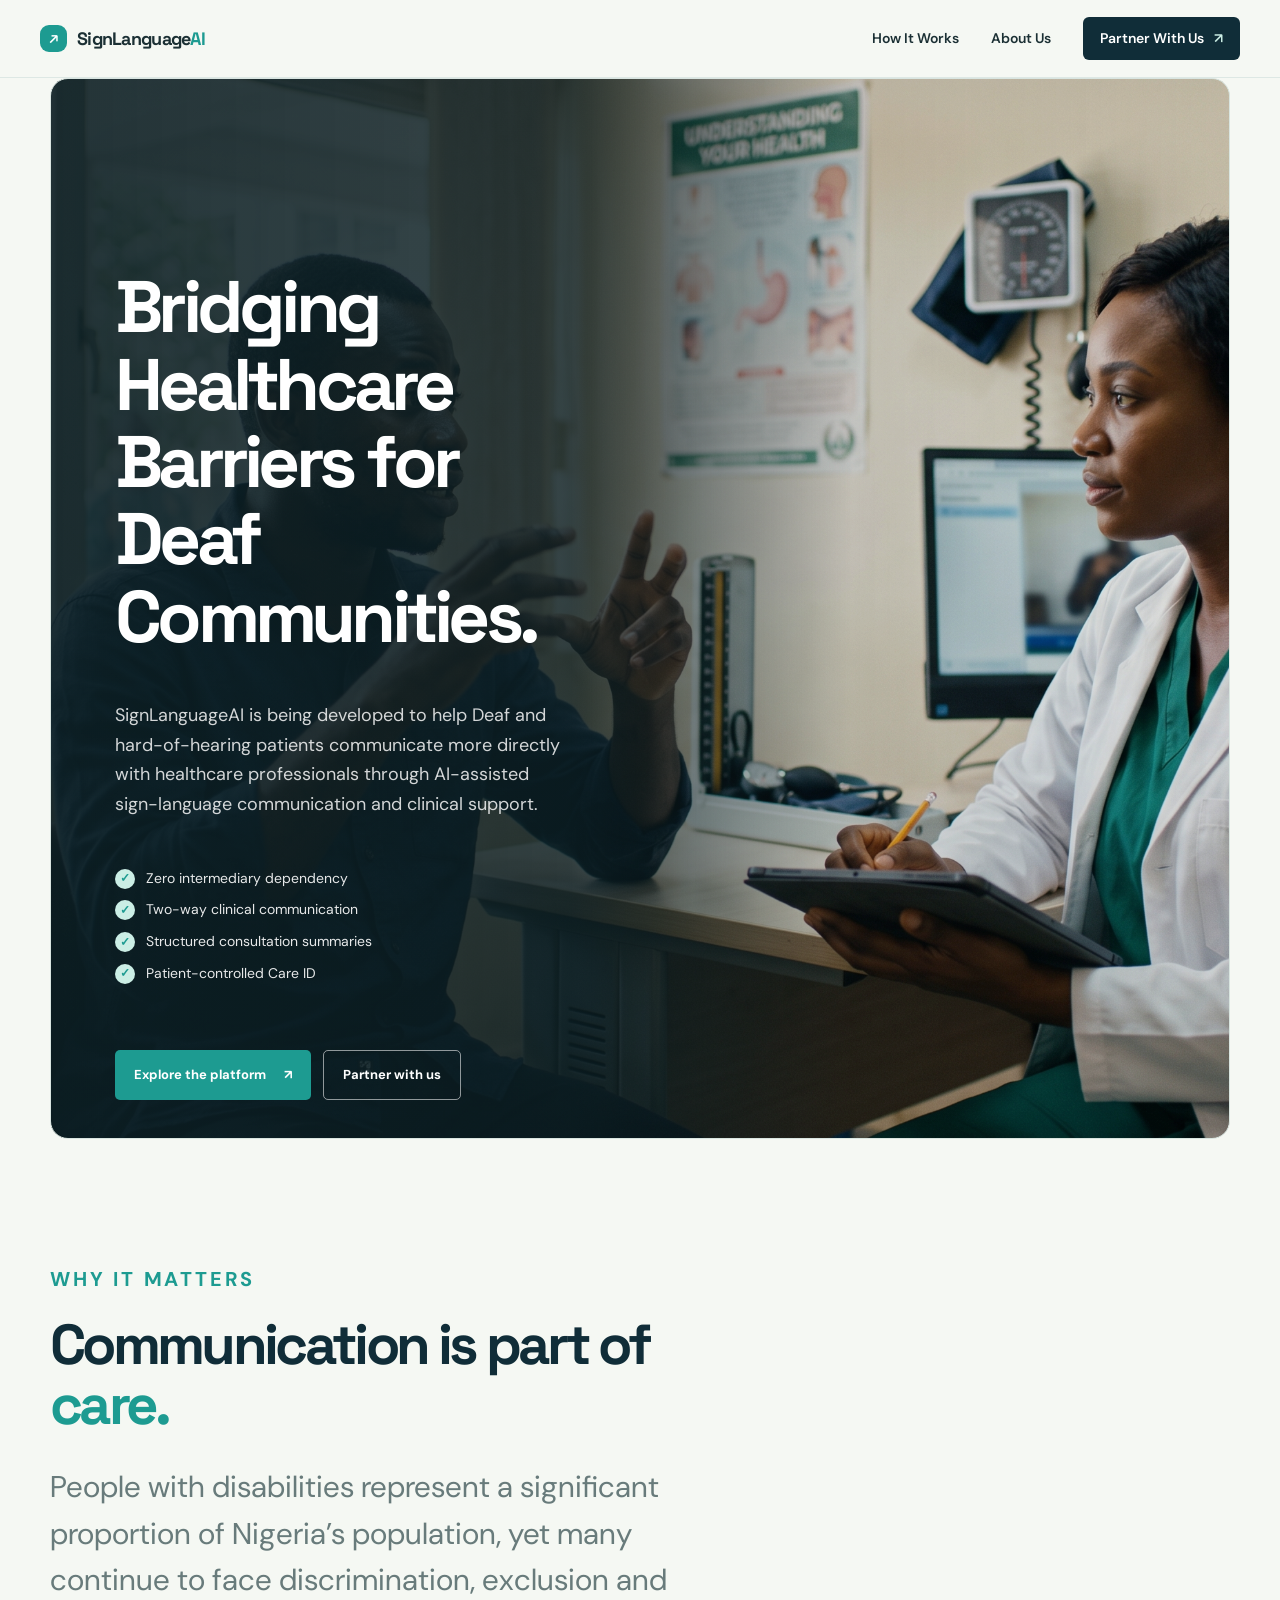
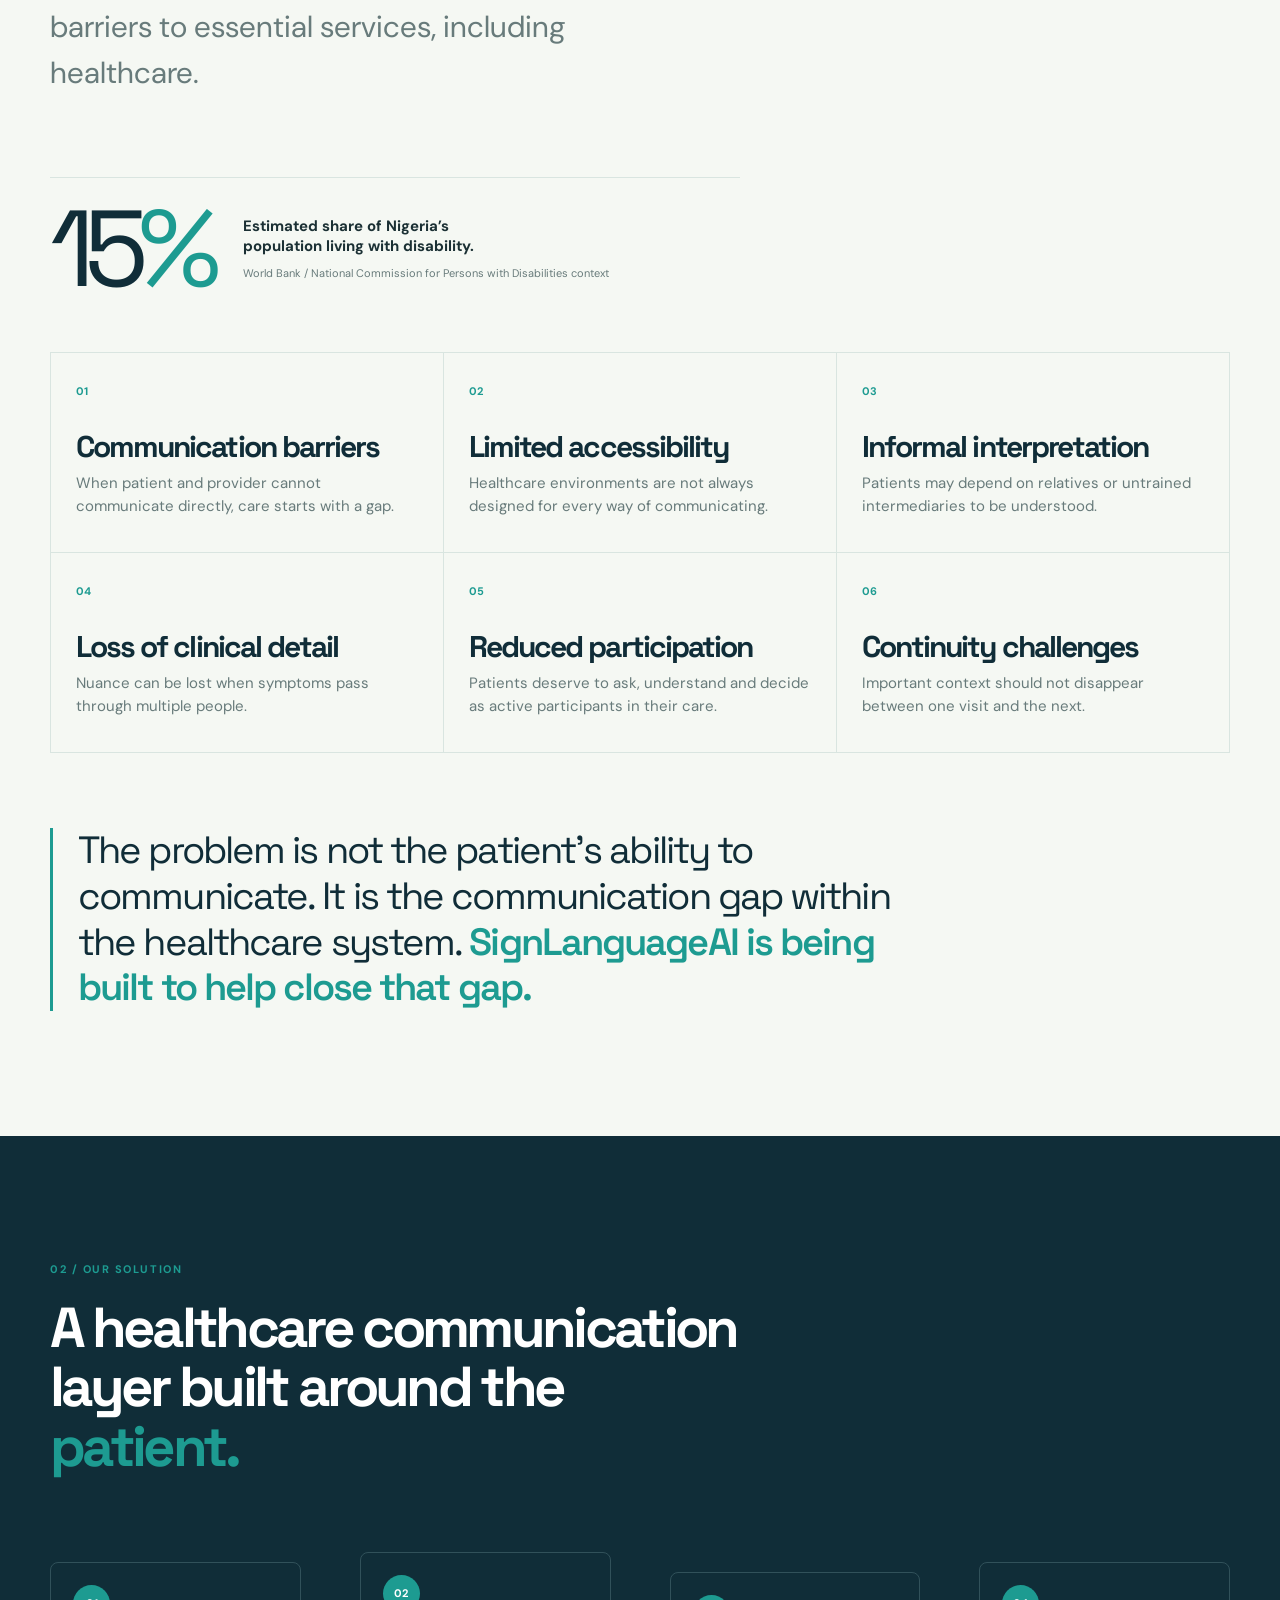
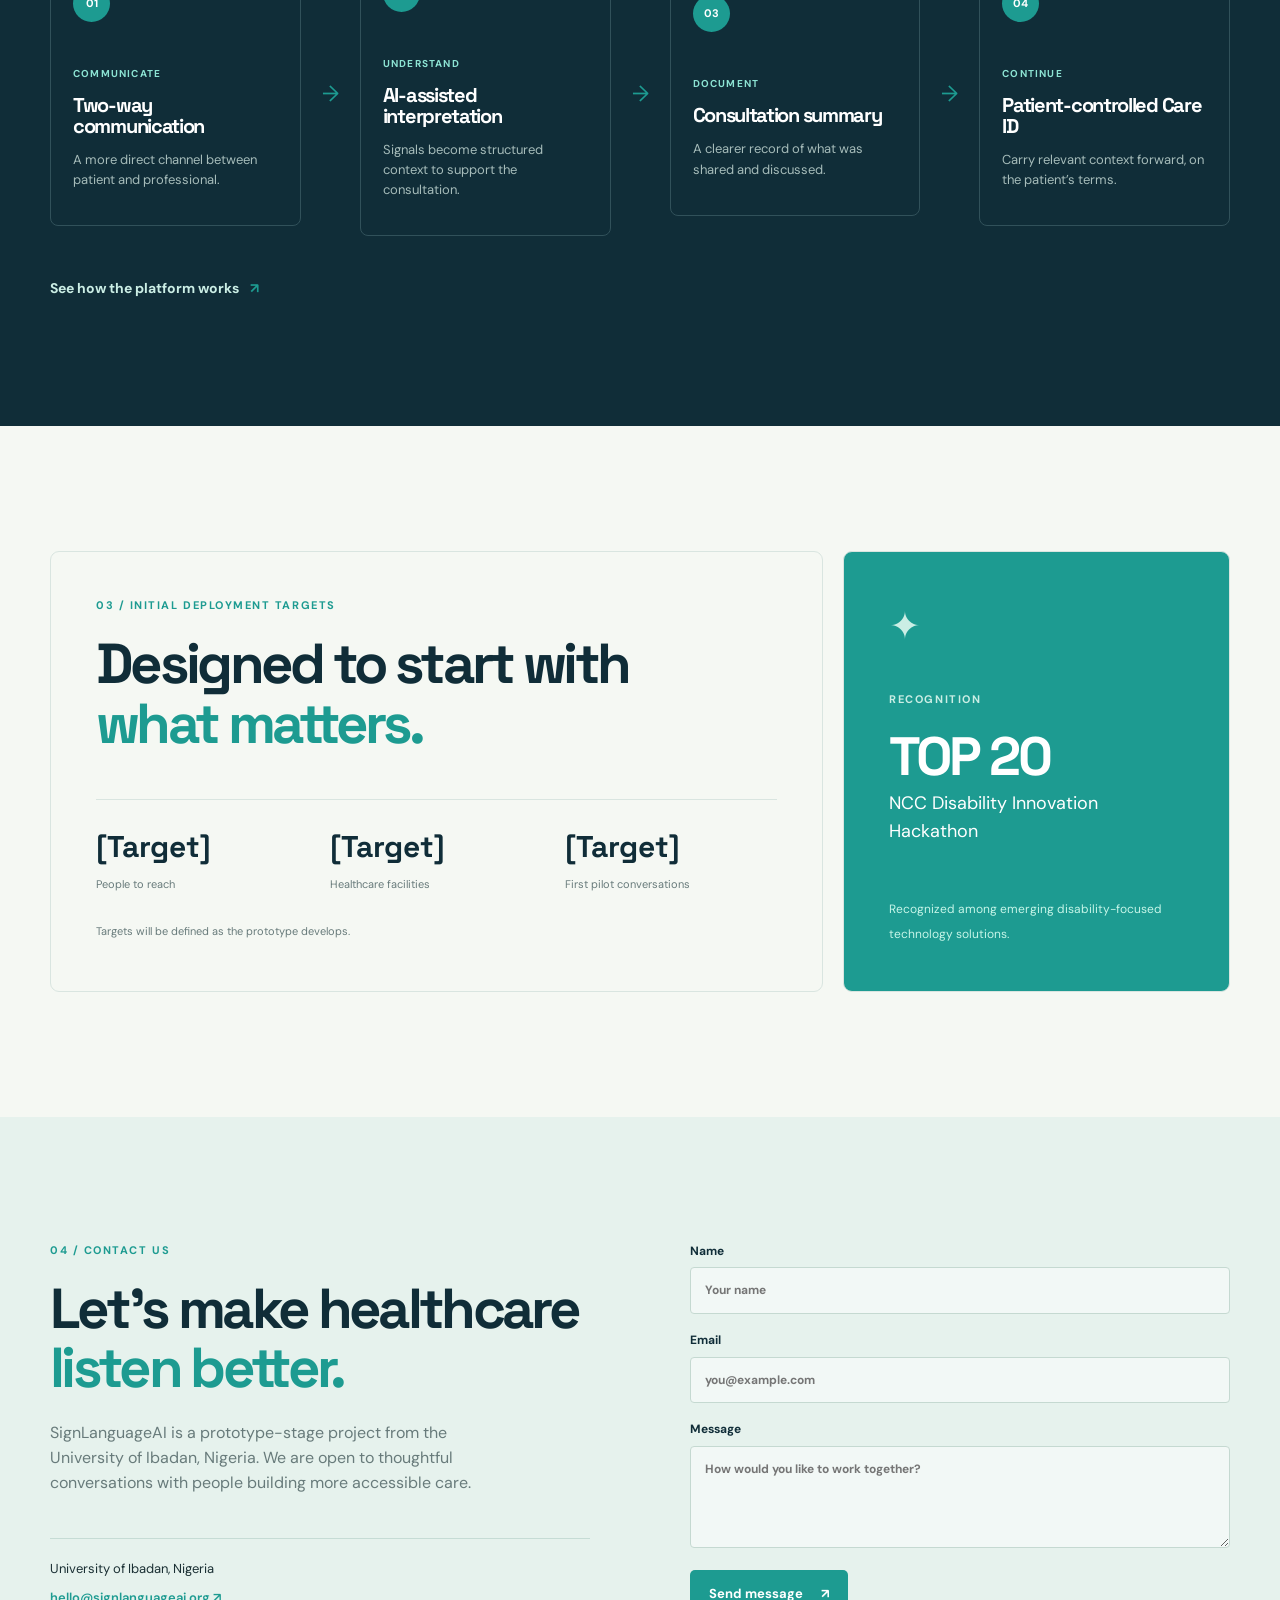
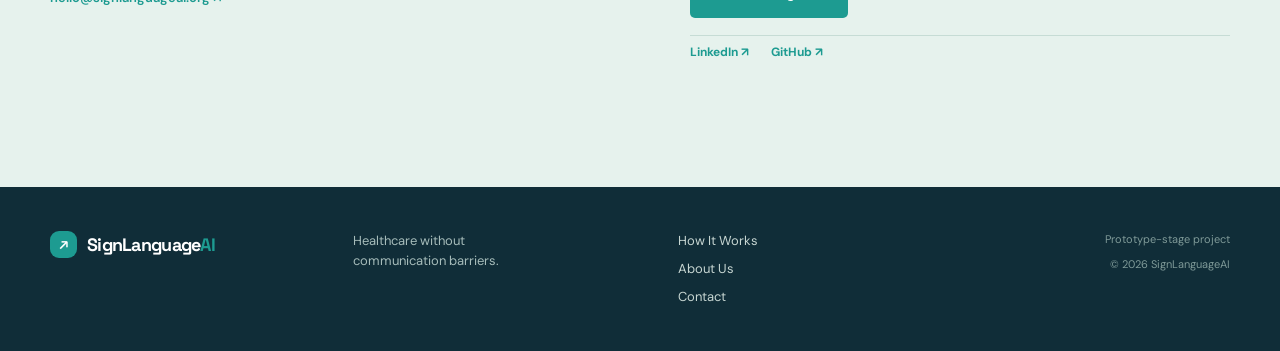
<file: index.html>
<!doctype html>
<html lang="en">
  <head>
    <meta charset="UTF-8" />
    <meta name="viewport" content="width=device-width, initial-scale=1.0" />
    <meta name="description" content="SignLanguageAI is building healthcare without communication barriers for Deaf and hard-of-hearing patients." />
    <title>SignLanguageAI — Healthcare without communication barriers</title>
    <link rel="preconnect" href="https://fonts.googleapis.com" />
    <link rel="preconnect" href="https://fonts.gstatic.com" crossorigin />
    <link href="https://fonts.googleapis.com/css2?family=DM+Sans:wght@400;500;600;700&family=Space+Grotesk:wght@500;600;700&display=swap" rel="stylesheet" />
    <link rel="stylesheet" href="styles.css" />
  </head>
  <body>
    <header class="site-header">
      <a class="wordmark" href="index.html" aria-label="SignLanguageAI home"><span class="mark">↗</span><span>SignLanguage<span class="wordmark-accent">AI</span></span></a>
      <button class="menu-toggle" aria-label="Open navigation" aria-expanded="false"><span></span><span></span></button>
      <nav class="nav-links" aria-label="Primary navigation">
        <a href="how-it-works.html">How It Works</a>
        <a href="about.html">About Us</a>
        <a class="nav-cta" href="#contact">Partner With Us <span>↗</span></a>
      </nav>
    </header>

    <main>
      <section class="hero section-shell">
        <div class="hero-copy reveal">
          <h1>Bridging Healthcare<br />Barriers for<br />Deaf Communities.</h1>
          <p class="hero-lead">SignLanguageAI is being developed to help Deaf and hard-of-hearing patients communicate more directly with healthcare professionals through AI-assisted sign-language communication and clinical support.</p>
          <ul class="check-list">
            <li><span>✓</span>Zero intermediary dependency</li>
            <li><span>✓</span>Two-way clinical communication</li>
            <li><span>✓</span>Structured consultation summaries</li>
            <li><span>✓</span>Patient-controlled Care ID</li>
          </ul>
          <div class="button-row"><a class="button button-primary" href="how-it-works.html">Explore the platform <span>↗</span></a><a class="button button-ghost" href="#contact">Partner with us</a></div>
        </div>
      </section>

      <section class="matters section-shell section-pad">
        <div class="section-intro reveal"><div class="section-kicker">Why it matters</div><h2>Communication is part of <em>care.</em></h2><p>People with disabilities represent a significant proportion of Nigeria’s population, yet many continue to face discrimination, exclusion and barriers to essential services, including healthcare.</p></div>
        <div class="stat-row reveal"><div class="big-stat">15<span>%</span></div><div><strong>Estimated share of Nigeria’s population living with disability.</strong><small>World Bank / National Commission for Persons with Disabilities context</small></div></div>
        <div class="problem-grid reveal">
          <article><span>01</span><h3>Communication barriers</h3><p>When patient and provider cannot communicate directly, care starts with a gap.</p></article>
          <article><span>02</span><h3>Limited accessibility</h3><p>Healthcare environments are not always designed for every way of communicating.</p></article>
          <article><span>03</span><h3>Informal interpretation</h3><p>Patients may depend on relatives or untrained intermediaries to be understood.</p></article>
          <article><span>04</span><h3>Loss of clinical detail</h3><p>Nuance can be lost when symptoms pass through multiple people.</p></article>
          <article><span>05</span><h3>Reduced participation</h3><p>Patients deserve to ask, understand and decide as active participants in their care.</p></article>
          <article><span>06</span><h3>Continuity challenges</h3><p>Important context should not disappear between one visit and the next.</p></article>
        </div>
        <blockquote class="statement reveal">The problem is not the patient’s ability to communicate. It is the communication gap within the healthcare system. <strong>SignLanguageAI is being built to help close that gap.</strong></blockquote>
      </section>

      <section class="solution section-pad">
        <div class="section-shell">
          <div class="section-intro reveal"><div class="section-kicker">02 / Our solution</div><h2>A healthcare communication layer built around the <em>patient.</em></h2></div>
          <div class="pathway reveal">
            <article><div class="path-icon">01</div><span>COMMUNICATE</span><h3>Two-way communication</h3><p>A more direct channel between patient and professional.</p></article>
            <div class="path-arrow">→</div>
            <article><div class="path-icon">02</div><span>UNDERSTAND</span><h3>AI-assisted interpretation</h3><p>Signals become structured context to support the consultation.</p></article>
            <div class="path-arrow">→</div>
            <article><div class="path-icon">03</div><span>DOCUMENT</span><h3>Consultation summary</h3><p>A clearer record of what was shared and discussed.</p></article>
            <div class="path-arrow">→</div>
            <article><div class="path-icon">04</div><span>CONTINUE</span><h3>Patient-controlled Care ID</h3><p>Carry relevant context forward, on the patient’s terms.</p></article>
          </div>
          <a class="text-link reveal" href="how-it-works.html">See how the platform works <span>↗</span></a>
        </div>
      </section>

      <section class="recognition section-shell section-pad">
        <div class="recognition-card reveal"><div class="section-kicker">03 / Initial deployment targets</div><h2>Designed to start with<br /><em>what matters.</em></h2><div class="target-grid"><div><strong>[Target]</strong><span>People to reach</span></div><div><strong>[Target]</strong><span>Healthcare facilities</span></div><div><strong>[Target]</strong><span>First pilot conversations</span></div></div><small>Targets will be defined as the prototype develops.</small></div>
        <div class="award-card reveal"><div class="award-star">✦</div><div class="section-kicker">Recognition</div><h3>TOP 20</h3><p>NCC Disability Innovation Hackathon</p><small>Recognized among emerging disability-focused technology solutions.</small></div>
      </section>

      <section id="contact" class="contact section-pad">
        <div class="section-shell contact-grid">
          <div class="reveal"><div class="section-kicker">04 / Contact us</div><h2>Let’s make healthcare<br /><em>listen better.</em></h2><p>SignLanguageAI is a prototype-stage project from the University of Ibadan, Nigeria. We are open to thoughtful conversations with people building more accessible care.</p><div class="contact-meta"><span>University of Ibadan, Nigeria</span><a href="mailto:hello@signlanguageai.org">hello@signlanguageai.org ↗</a></div></div>
          <form class="contact-form reveal"><label>Name<input type="text" placeholder="Your name" required /></label><label>Email<input type="email" placeholder="you@example.com" required /></label><label>Message<textarea rows="4" placeholder="How would you like to work together?" required></textarea></label><button class="button button-primary" type="submit">Send message <span>↗</span></button><div class="social-links"><a href="#" aria-label="LinkedIn">LinkedIn ↗</a><a href="#" aria-label="GitHub">GitHub ↗</a></div></form>
        </div>
      </section>
    </main>

    <footer class="site-footer"><div class="section-shell footer-grid"><a class="wordmark" href="index.html"><span class="mark">↗</span><span>SignLanguage<span class="wordmark-accent">AI</span></span></a><p>Healthcare without<br />communication barriers.</p><div class="footer-nav"><a href="how-it-works.html">How It Works</a><a href="about.html">About Us</a><a href="#contact">Contact</a></div><div class="footer-meta"><span>Prototype-stage project</span><span>© 2026 SignLanguageAI</span></div></div></footer>
    <script src="script.js"></script>
  </body>
</html>
</file>
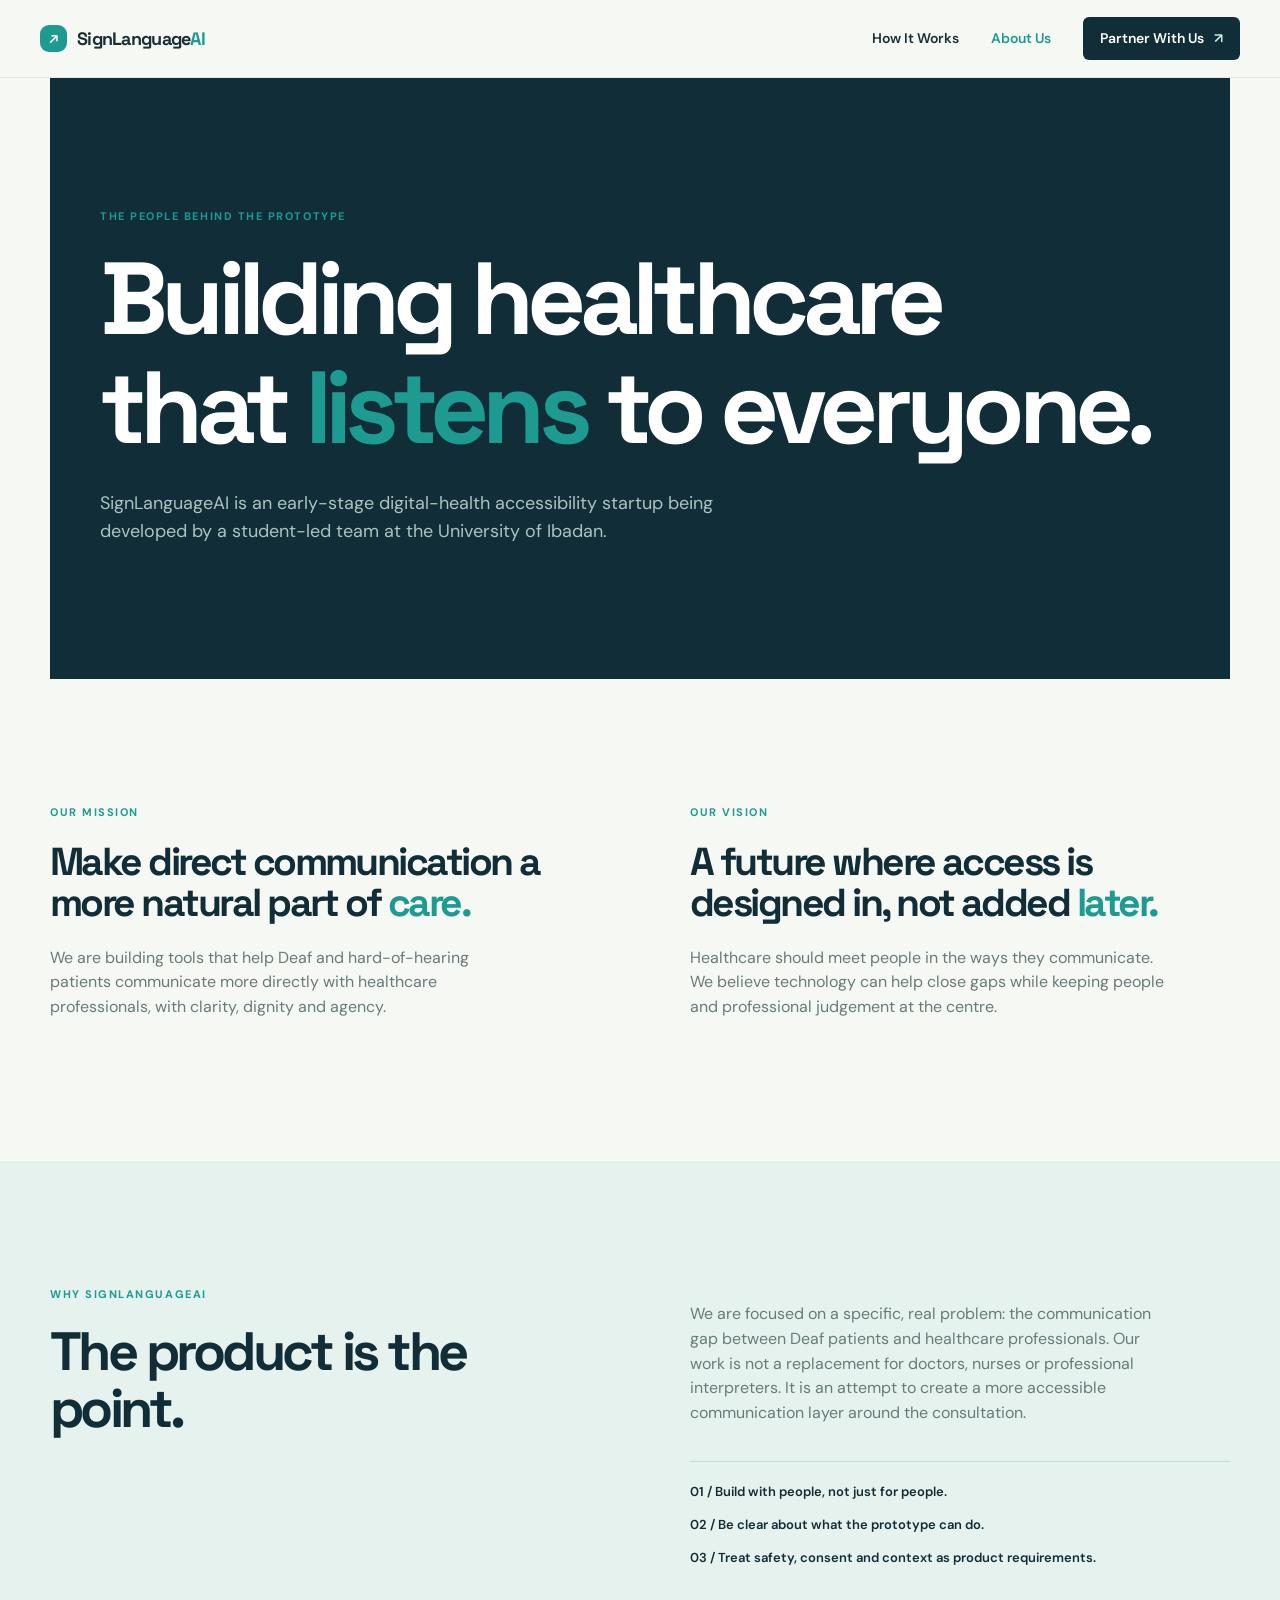
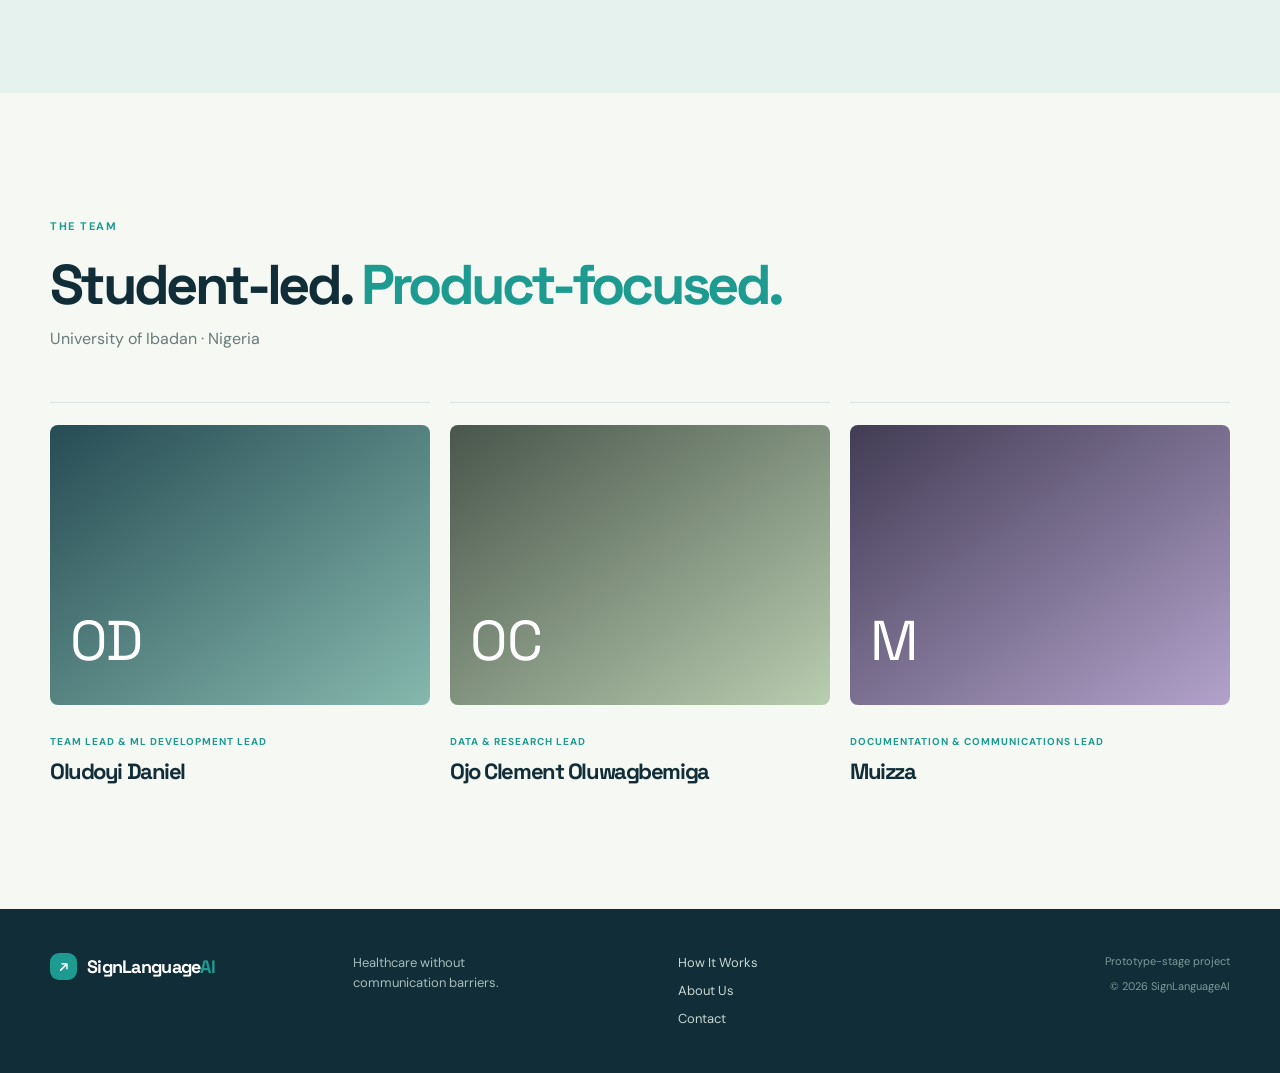
<file: about.html>
<!doctype html>
<html lang="en">
  <head><meta charset="UTF-8" /><meta name="viewport" content="width=device-width, initial-scale=1.0" /><meta name="description" content="Meet the team building SignLanguageAI at the University of Ibadan." /><title>About Us — SignLanguageAI</title><link rel="preconnect" href="https://fonts.googleapis.com" /><link rel="preconnect" href="https://fonts.gstatic.com" crossorigin /><link href="https://fonts.googleapis.com/css2?family=DM+Sans:wght@400;500;600;700&family=Space+Grotesk:wght@500;600;700&display=swap" rel="stylesheet" /><link rel="stylesheet" href="styles.css" /></head>
  <body>
    <header class="site-header"><a class="wordmark" href="index.html"><span class="mark">↗</span><span>SignLanguage<span class="wordmark-accent">AI</span></span></a><button class="menu-toggle" aria-label="Open navigation" aria-expanded="false"><span></span><span></span></button><nav class="nav-links" aria-label="Primary navigation"><a href="how-it-works.html">How It Works</a><a class="active" href="about.html">About Us</a><a class="nav-cta" href="index.html#contact">Partner With Us <span>↗</span></a></nav></header>
    <main>
      <section class="about-hero section-shell"><div class="section-kicker">The people behind the prototype</div><h1>Building healthcare<br />that <em>listens</em> to everyone.</h1><p>SignLanguageAI is an early-stage digital-health accessibility startup being developed by a student-led team at the University of Ibadan.</p></section>
      <section class="about-principles section-pad"><div class="section-shell principle-grid"><article><div class="section-kicker">Our mission</div><h2>Make direct communication a more natural part of <em>care.</em></h2><p>We are building tools that help Deaf and hard-of-hearing patients communicate more directly with healthcare professionals, with clarity, dignity and agency.</p></article><article><div class="section-kicker">Our vision</div><h2>A future where access is designed in, not added <em>later.</em></h2><p>Healthcare should meet people in the ways they communicate. We believe technology can help close gaps while keeping people and professional judgement at the centre.</p></article></div></section>
      <section class="approach section-pad"><div class="section-shell approach-grid"><div><div class="section-kicker">Why SignLanguageAI</div><h2>The product is the point.</h2></div><div><p>We are focused on a specific, real problem: the communication gap between Deaf patients and healthcare professionals. Our work is not a replacement for doctors, nurses or professional interpreters. It is an attempt to create a more accessible communication layer around the consultation.</p><div class="principle-list"><span>01 / Build with people, not just for people.</span><span>02 / Be clear about what the prototype can do.</span><span>03 / Treat safety, consent and context as product requirements.</span></div></div></div></section>
      <section class="team section-pad"><div class="section-shell"><div class="section-kicker">The team</div><h2>Student-led. <em>Product-focused.</em></h2><p class="team-intro">University of Ibadan · Nigeria</p><div class="team-grid"><article><div class="avatar avatar-one">OD</div><span>Team Lead & ML Development Lead</span><h3>Oludoyi Daniel</h3></article><article><div class="avatar avatar-two">OC</div><span>Data & Research Lead</span><h3>Ojo Clement Oluwagbemiga</h3></article><article><div class="avatar avatar-three">M</div><span>Documentation & Communications Lead</span><h3>Muizza</h3></article></div></div></section>
    </main>
    <footer class="site-footer"><div class="section-shell footer-grid"><a class="wordmark" href="index.html"><span class="mark">↗</span><span>SignLanguage<span class="wordmark-accent">AI</span></span></a><p>Healthcare without<br />communication barriers.</p><div class="footer-nav"><a href="how-it-works.html">How It Works</a><a href="about.html">About Us</a><a href="index.html#contact">Contact</a></div><div class="footer-meta"><span>Prototype-stage project</span><span>© 2026 SignLanguageAI</span></div></div></footer><script src="script.js"></script>
  </body>
</html>
</file>
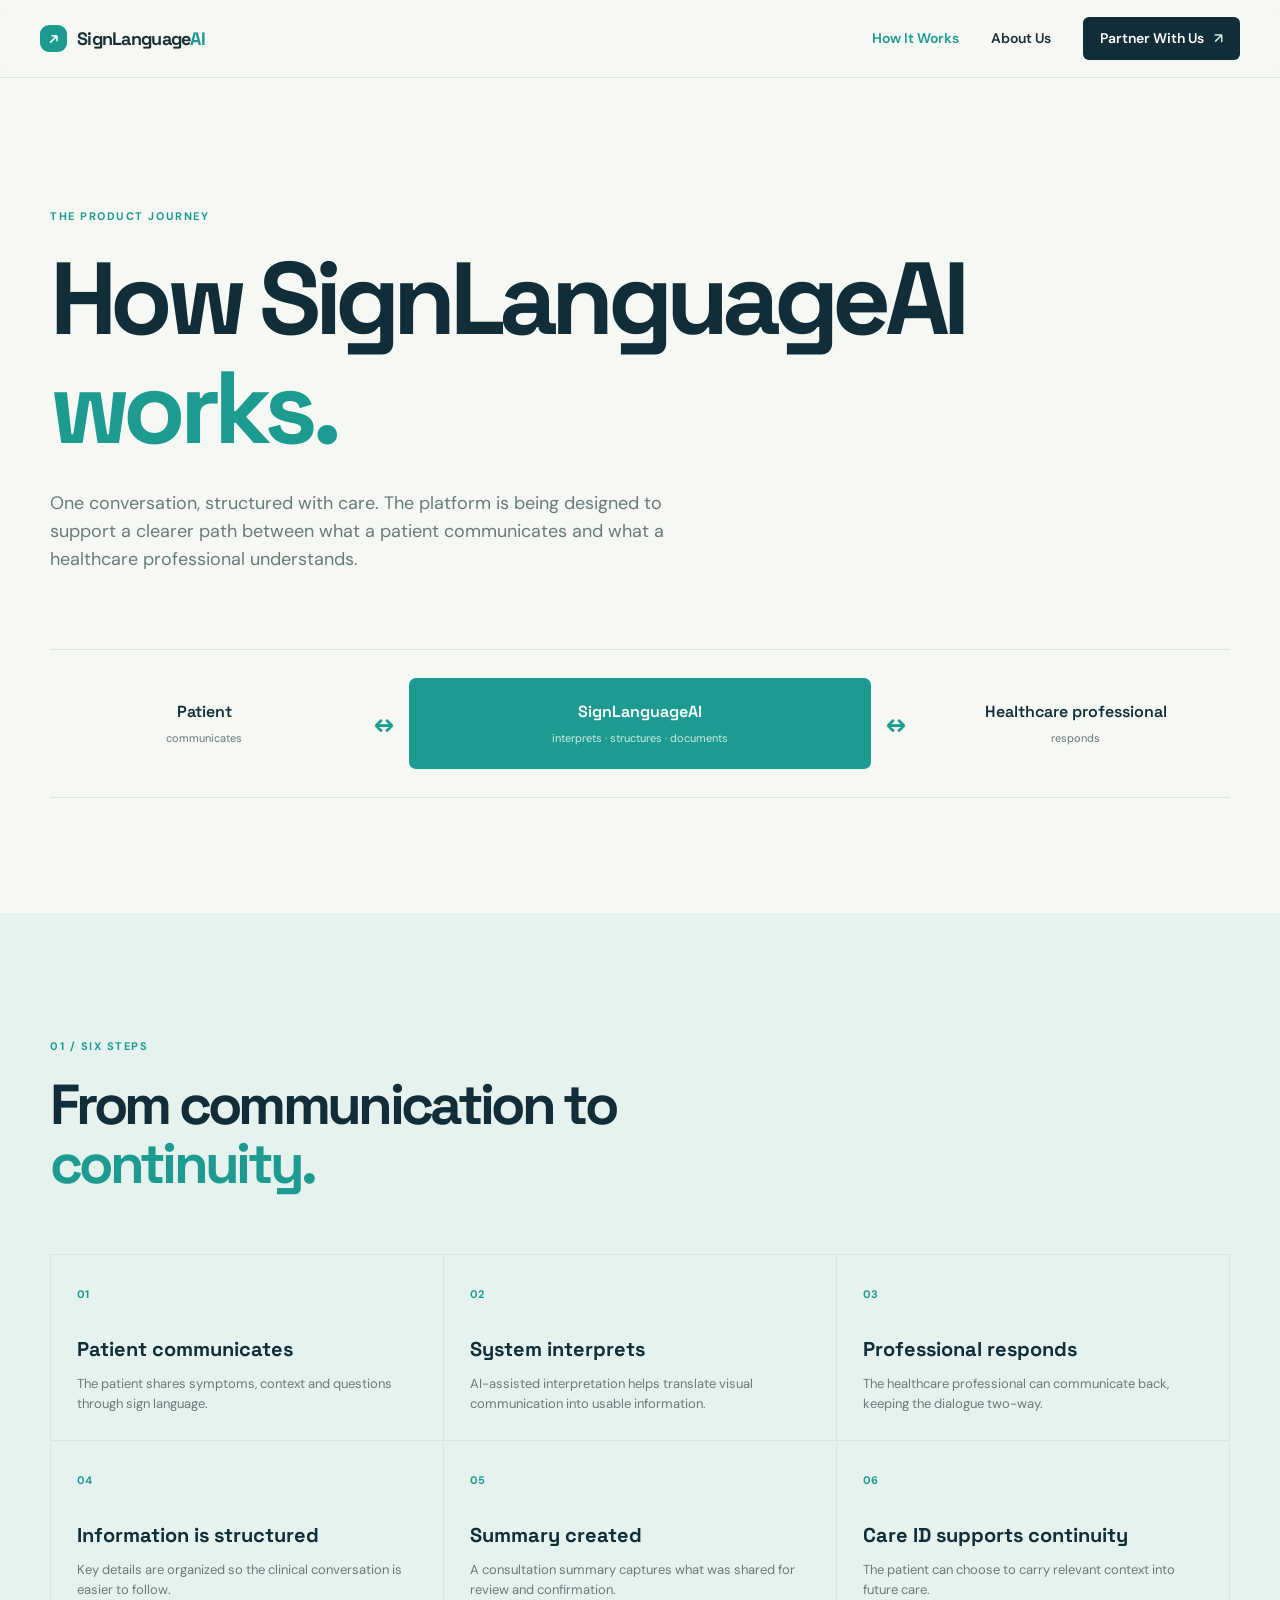
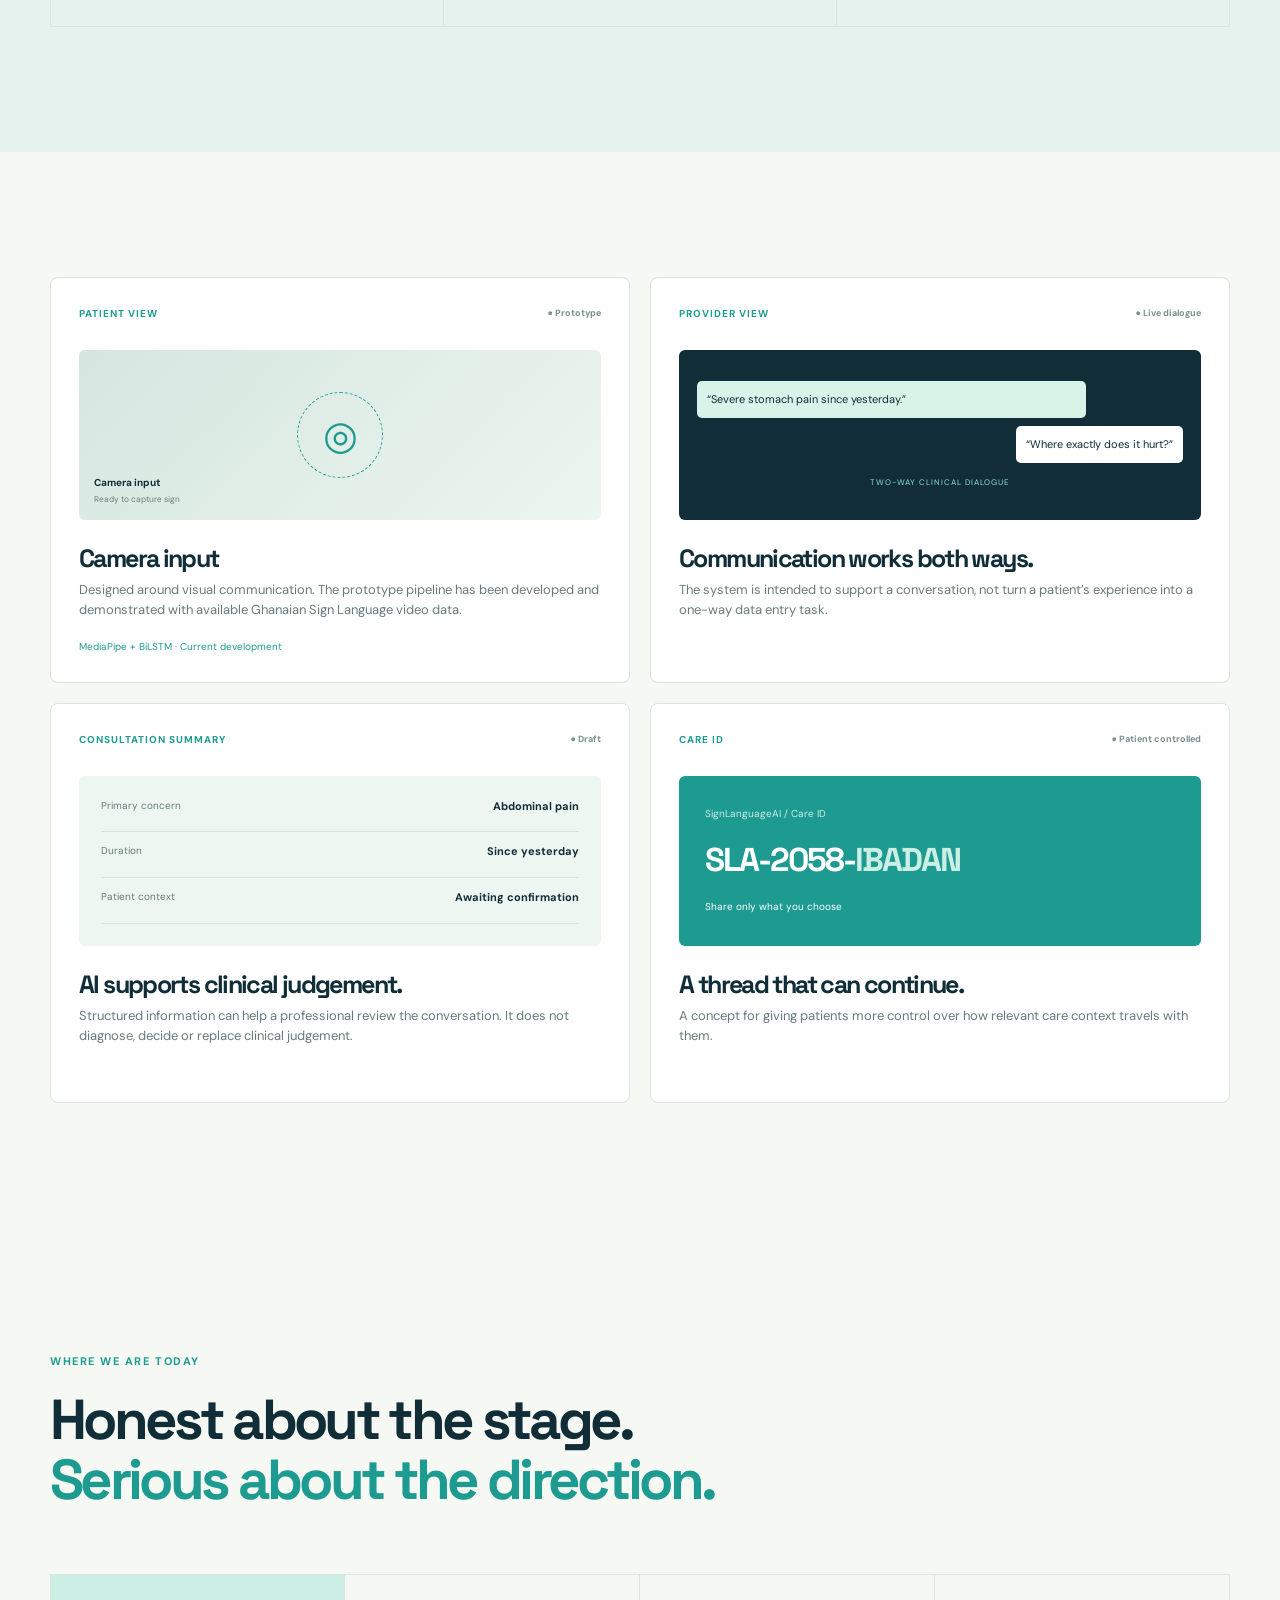
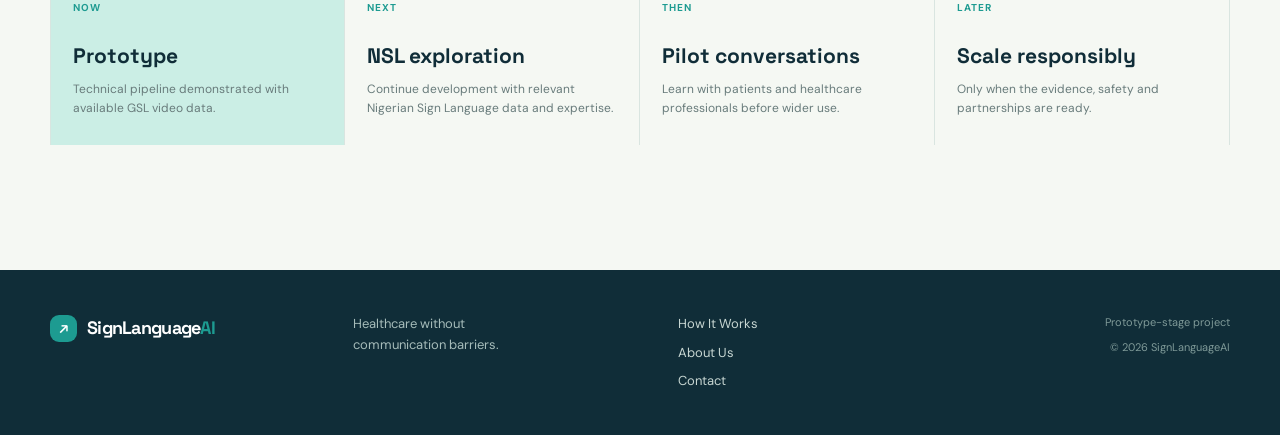
<file: how-it-works.html>
<!doctype html>
<html lang="en">
  <head><meta charset="UTF-8" /><meta name="viewport" content="width=device-width, initial-scale=1.0" /><meta name="description" content="Explore the SignLanguageAI prototype journey." /><title>How It Works — SignLanguageAI</title><link rel="preconnect" href="https://fonts.googleapis.com" /><link rel="preconnect" href="https://fonts.gstatic.com" crossorigin /><link href="https://fonts.googleapis.com/css2?family=DM+Sans:wght@400;500;600;700&family=Space+Grotesk:wght@500;600;700&display=swap" rel="stylesheet" /><link rel="stylesheet" href="styles.css" /></head>
  <body>
    <header class="site-header"><a class="wordmark" href="index.html"><span class="mark">↗</span><span>SignLanguage<span class="wordmark-accent">AI</span></span></a><button class="menu-toggle" aria-label="Open navigation" aria-expanded="false"><span></span><span></span></button><nav class="nav-links" aria-label="Primary navigation"><a class="active" href="how-it-works.html">How It Works</a><a href="about.html">About Us</a><a class="nav-cta" href="index.html#contact">Partner With Us <span>↗</span></a></nav></header>
    <main>
      <section class="page-hero section-shell"><div class="section-kicker">The product journey</div><h1>How SignLanguageAI<br /><em>works.</em></h1><p>One conversation, structured with care. The platform is being designed to support a clearer path between what a patient communicates and what a healthcare professional understands.</p><div class="journey-diagram"><div>Patient<span>communicates</span></div><b>↔</b><div class="diagram-core">SignLanguageAI<span>interprets · structures · documents</span></div><b>↔</b><div>Healthcare professional<span>responds</span></div></div></section>
      <section class="workflow section-pad"><div class="section-shell"><div class="section-intro"><div class="section-kicker">01 / Six steps</div><h2>From communication to <em>continuity.</em></h2></div><div class="workflow-list"><div><span>01</span><strong>Patient communicates</strong><p>The patient shares symptoms, context and questions through sign language.</p></div><div><span>02</span><strong>System interprets</strong><p>AI-assisted interpretation helps translate visual communication into usable information.</p></div><div><span>03</span><strong>Professional responds</strong><p>The healthcare professional can communicate back, keeping the dialogue two-way.</p></div><div><span>04</span><strong>Information is structured</strong><p>Key details are organized so the clinical conversation is easier to follow.</p></div><div><span>05</span><strong>Summary created</strong><p>A consultation summary captures what was shared for review and confirmation.</p></div><div><span>06</span><strong>Care ID supports continuity</strong><p>The patient can choose to carry relevant context into future care.</p></div></div></div></section>
      <section class="product-sections section-pad"><div class="section-shell product-grid"><article class="product-card camera"><div class="product-card-top"><span class="product-tag">PATIENT VIEW</span><span class="status">● Prototype</span></div><div class="camera-ui"><div class="camera-ring">◎</div><div class="camera-label">Camera input<br /><small>Ready to capture sign</small></div></div><h3>Camera input</h3><p>Designed around visual communication. The prototype pipeline has been developed and demonstrated with available Ghanaian Sign Language video data.</p><small class="tech-note">MediaPipe + BiLSTM · Current development</small></article><article class="product-card dialogue"><div class="product-card-top"><span class="product-tag">PROVIDER VIEW</span><span class="status">● Live dialogue</span></div><div class="dialogue-ui"><div class="bubble patient">“Severe stomach pain since yesterday.”</div><div class="bubble provider">“Where exactly does it hurt?”</div><div class="dialogue-line">Two-way clinical dialogue</div></div><h3>Communication works both ways.</h3><p>The system is intended to support a conversation, not turn a patient’s experience into a one-way data entry task.</p></article><article class="product-card summary"><div class="product-card-top"><span class="product-tag">CONSULTATION SUMMARY</span><span class="status">● Draft</span></div><div class="summary-ui"><div><span>Primary concern</span><strong>Abdominal pain</strong></div><div><span>Duration</span><strong>Since yesterday</strong></div><div><span>Patient context</span><strong>Awaiting confirmation</strong></div></div><h3>AI supports clinical judgement.</h3><p>Structured information can help a professional review the conversation. It does not diagnose, decide or replace clinical judgement.</p></article><article class="product-card care-id"><div class="product-card-top"><span class="product-tag">CARE ID</span><span class="status">● Patient controlled</span></div><div class="care-id-ui"><small>SignLanguageAI / Care ID</small><strong>SLA-2058-<em>IBADAN</em></strong><span>Share only what you choose</span></div><h3>A thread that can continue.</h3><p>A concept for giving patients more control over how relevant care context travels with them.</p></article></div></section>
      <section class="status-section section-shell section-pad"><div class="section-kicker">Where we are today</div><h2>Honest about the stage.<br /><em>Serious about the direction.</em></h2><div class="status-grid"><div class="now"><span>Now</span><strong>Prototype</strong><p>Technical pipeline demonstrated with available GSL video data.</p></div><div><span>Next</span><strong>NSL exploration</strong><p>Continue development with relevant Nigerian Sign Language data and expertise.</p></div><div><span>Then</span><strong>Pilot conversations</strong><p>Learn with patients and healthcare professionals before wider use.</p></div><div><span>Later</span><strong>Scale responsibly</strong><p>Only when the evidence, safety and partnerships are ready.</p></div></div></section>
    </main>
    <footer class="site-footer"><div class="section-shell footer-grid"><a class="wordmark" href="index.html"><span class="mark">↗</span><span>SignLanguage<span class="wordmark-accent">AI</span></span></a><p>Healthcare without<br />communication barriers.</p><div class="footer-nav"><a href="how-it-works.html">How It Works</a><a href="about.html">About Us</a><a href="index.html#contact">Contact</a></div><div class="footer-meta"><span>Prototype-stage project</span><span>© 2026 SignLanguageAI</span></div></div></footer><script src="script.js"></script>
  </body>
</html>
</file>
<file: styles.css>
:root {
  --navy:#102d38;
  --ink:#1b3034;
  --teal:#1d9b91;
  --mint:#cbeee5;
  --cream:#f5f8f3;
  --line:#d9e5e0;
  --muted:#687b7b;
  --white:#fff;
  --display:"Space Grotesk",sans-serif;
  --body:"DM Sans",sans-serif
}
* {
  box-sizing:border-box
}
html {
  scroll-behavior:smooth
}
body {
  margin:0;
  background:var(--cream);
  color:var(--ink);
  font-family:var(--body);
  font-size:16px;
  line-height:1.55
}
a {
  color:inherit;
  text-decoration:none
}
button,input,textarea {
  font:inherit
}
.section-shell {
  width:min(1180px,calc(100% - 80px));
  margin:auto
}
.site-header {
  height:78px;
  position:sticky;
  top:0;
  z-index:10;
  background:rgba(245,248,243,.9);
  backdrop-filter:blur(16px);
  border-bottom:1px solid rgba(216,229,224,.8);
  display:flex;
  align-items:center;
  justify-content:space-between;
  padding:0 40px
}
.wordmark {
  display:flex;
  align-items:center;
  gap:10px;
  font-family:var(--display);
  font-size:18px;
  font-weight:700;
  letter-spacing:-.04em
}
.wordmark-accent {
  color:var(--teal)
}
.mark {
  width:27px;
  height:27px;
  border-radius:9px;
  background:var(--teal);
  color:#fff;
  display:grid;
  place-items:center;
  font-size:16px;
  font-weight:500
}
.nav-links {
  display:flex;
  align-items:center;
  gap:32px;
  font-size:14px;
  font-weight:600
}
.nav-links a {
  transition:color .2s
}
.nav-links a:hover,.nav-links .active {
  color:var(--teal)
}
.nav-cta {
  background:var(--navy);
  color:#fff!important;
  padding:11px 17px;
  border-radius:6px
}
.nav-cta span {
  color:var(--mint);
  margin-left:7px
}
.menu-toggle {
  display:none;
  background:none;
  border:0
}
.hero {
  min-height:calc(100vh - 78px);
  padding:0;
  border:1px solid var(--line);
  border-radius:18px;
  overflow:hidden;
  background:linear-gradient(90deg,rgba(12,31,36,.9) 0%,rgba(12,31,36,.82) 44%,rgba(12,31,36,.15) 68%,rgba(12,31,36,.05) 100%),url("Hero image.png") center/cover no-repeat;
  display:flex;
  align-items:stretch
}
.hero-copy {
  width:min(50%,580px);
  padding:clamp(55px,8vw,110px) clamp(30px,5vw,78px);
  position:relative;
  top:clamp(35px,5vw,70px);
  display:flex;
  flex-direction:column;
  justify-content:center;
  color:#fff
}
.hero-copy h1 {
  color:#fff
}
.hero-copy .hero-lead {
  color:rgba(255,255,255,.82)
}
.hero-copy .check-list {
  color:rgba(255,255,255,.9)
}
.hero-copy .button-ghost {
  border-color:rgba(255,255,255,.55);
  color:#fff
}
.eyebrow {
  color:var(--teal);
  font-size:11px;
  font-weight:700;
  letter-spacing:.13em;
  text-transform:uppercase;
  display:flex;
  align-items:center;
  gap:8px
}
.eyebrow-dot {
  height:7px;
  width:7px;
  border-radius:50%;
  background:var(--teal)
}
h1,h2,h3 {
  font-family:var(--display);
  line-height:1.06;
  letter-spacing:-.065em;
  margin:0
}
h1 {
  font-size:clamp(48px,5.7vw,78px);
  color:var(--navy);
  margin:23px 0 28px
}
h1 em,h2 em {
  color:var(--teal);
  font-style:normal
}
.hero-lead {
  color:var(--muted);
  font-size:18px;
  line-height:1.65;
  max-width:570px
}
.check-list {
  list-style:none;
  margin:30px 0;
  padding:0;
  display:grid;
  gap:10px;
  font-size:14px
}
.check-list li {
  display:flex;
  gap:11px;
  align-items:center
}
.check-list span {
  display:grid;
  place-items:center;
  width:20px;
  height:20px;
  background:var(--mint);
  border-radius:50%;
  font-size:12px;
  color:var(--teal);
  font-weight:700
}
.button-row {
  display:flex;
  gap:12px;
  margin-top:35px;
  flex-wrap:wrap
}
.button {
  border:0;
  border-radius:5px;
  padding:14px 19px;
  font-weight:700;
  font-size:13px;
  cursor:pointer;
  display:inline-flex;
  align-items:center;
  gap:18px;
  transition:transform .2s,background .2s
}
.button:hover {
  transform:translateY(-2px)
}
.button-primary {
  background:var(--teal);
  color:#fff
}
.button-primary:hover {
  background:#167f77
}
.button-ghost {
  border:1px solid #b9ccc6;
  color:var(--navy)
}
.button-ghost:hover {
  background:#fff
}
.image-frame {
  position:relative;
  aspect-ratio:16/9;
  overflow:hidden;
  border-radius:18px;
  box-shadow:0 24px 50px rgba(19,45,56,.16);
  background:#214950
}
.image-frame img {
  width:100%;
  height:100%;
  object-fit:contain;
  object-position:center;
  display:block
}
.image-wash {
  position:absolute;
  inset:0;
  background:linear-gradient(150deg,rgba(6,39,47,.05),rgba(6,39,47,.3))
}
.glass-card {
  position:absolute;
  background:rgba(255,255,255,.78);
  backdrop-filter:blur(15px);
  border:1px solid rgba(255,255,255,.65);
  box-shadow:0 15px 35px rgba(8,38,44,.17);
  border-radius:10px
}
.glass-card-top {
  top:9%;
  left:-25px;
  padding:15px 19px;
  width:225px
}
.glass-card-bottom {
  right:-18px;
  bottom:14%;
  padding:14px 17px;
  display:flex;
  align-items:center;
  gap:11px
}
.card-label {
  display:block;
  font-size:9px;
  color:var(--teal);
  font-weight:700;
  letter-spacing:.1em;
  margin-bottom:6px
}
.glass-card strong {
  display:block;
  color:var(--navy);
  font-size:13px;
  line-height:1.35
}
.glass-card small {
  display:block;
  color:#698080;
  font-size:10px;
  margin-top:8px
}
.verified {
  background:var(--teal);
  color:#fff;
  width:28px;
  height:28px;
  display:grid;
  place-items:center;
  border-radius:50%;
  font-weight:700
}
.frame-caption {
  position:absolute;
  bottom:18px;
  left:19px;
  color:#fff;
  font-size:10px;
  letter-spacing:.08em;
  text-transform:uppercase
}
.pulse {
  width:7px;
  height:7px;
  background:#9ff3b9;
  border-radius:50%;
  display:inline-block;
  margin-right:7px
}
.section-pad {
  padding:125px 0
}
.section-kicker {
  color:var(--teal);
  text-transform:uppercase;
  font-size:11px;
  font-weight:700;
  letter-spacing:.14em;
  margin-bottom:20px
}
.section-intro {
  max-width:700px
}
.matters .section-kicker {
  font-size:20px
}
.section-intro h2,.recognition h2,.contact h2,.status-section h2 {
  font-size:clamp(38px,4.4vw,61px);
  color:var(--navy);
  margin-bottom:20px
}
.section-intro p {
  color:var(--muted);
  font-size:30px;
  max-width:660px
}
.stat-row {
  display:flex;
  align-items:center;
  gap:32px;
  margin:80px 0 60px;
  border-top:1px solid var(--line);
  padding-top:28px;
  max-width:690px
}
.big-stat {
  font-family:var(--display);
  font-size:108px;
  line-height:.8;
  color:var(--navy);
  letter-spacing:-.1em
}
.big-stat span {
  color:var(--teal)
}
.stat-row strong {
  display:block;
  max-width:260px;
  font-size:15px;
  line-height:1.35
}
.stat-row small {
  display:block;
  margin-top:9px;
  color:var(--muted);
  font-size:11px
}
.problem-grid {
  display:grid;
  grid-template-columns:repeat(3,1fr);
  border-top:1px solid var(--line);
  border-left:1px solid var(--line)
}
.problem-grid article {
  min-height:200px;
  padding:25px;
  border-right:1px solid var(--line);
  border-bottom:1px solid var(--line)
}
.problem-grid article span {
  font-size:11px;
  color:var(--teal);
  font-weight:700
}
.problem-grid h3 {
  font-size:25px;
  color:var(--navy);
  margin:28px 0 9px
}
.problem-grid p {
  margin:0;
  color:var(--muted);
  font-size:15px
}
.statement {
  font-family:var(--display);
  font-size:clamp(25px,3vw,38px);
  line-height:1.2;
  letter-spacing:-.05em;
  max-width:900px;
  margin:75px 0 0;
  border-left:3px solid var(--teal);
  padding-left:25px;
  color:var(--navy)
}
.statement strong {
  font-weight:600;
  color:var(--teal)
}
.solution {
  background:var(--navy);
  color:#fff
}
.solution .section-intro h2 {
  color:#fff
}
.solution .section-intro {
  max-width:700px
}
.pathway {
  display:grid;
  grid-template-columns:1fr 25px 1fr 25px 1fr 25px 1fr;
  gap:17px;
  align-items:center;
  margin:75px 0 40px
}
.pathway article {
  min-height:235px;
  border:1px solid #31515a;
  border-radius:8px;
  padding:22px
}
.path-icon {
  width:37px;
  height:37px;
  border-radius:50%;
  background:var(--teal);
  display:grid;
  place-items:center;
  font-size:11px;
  font-weight:700;
  margin-bottom:38px
}
.pathway article span {
  font-size:10px;
  letter-spacing:.12em;
  color:#8de4d4;
  font-weight:700
}
.pathway h3 {
  font-size:20px;
  margin:10px 0;
  color:#fff
}
.pathway p {
  color:#a6bcba;
  font-size:13px
}
.path-arrow {
  color:var(--teal);
  font-size:22px;
  text-align:center
}
.text-link {
  font-size:14px;
  font-weight:700;
  color:var(--mint)
}
.text-link span {
  color:var(--teal);
  margin-left:8px
}
.recognition {
  display:grid;
  grid-template-columns:1.6fr .8fr;
  gap:20px
}
.recognition-card,.award-card {
  border:1px solid var(--line);
  border-radius:9px;
  padding:45px
}
.recognition-card h2 {
  margin-bottom:45px
}
.target-grid {
  display:grid;
  grid-template-columns:repeat(3,1fr);
  gap:22px;
  border-top:1px solid var(--line);
  padding-top:24px
}
.target-grid strong {
  font-family:var(--display);
  font-size:30px;
  display:block;
  color:var(--navy)
}
.target-grid span {
  font-size:11px;
  color:var(--muted);
  display:block;
  margin-top:6px
}
.recognition-card small {
  display:block;
  color:var(--muted);
  margin-top:30px;
  font-size:11px
}
.award-card {
  background:var(--teal);
  color:#fff
}
.award-card .section-kicker {
  color:var(--mint)
}
.award-star {
  font-size:38px;
  margin-bottom:35px;
  color:var(--mint)
}
.award-card h3 {
  font-size:54px;
  margin:20px 0 5px
}
.award-card p {
  font-size:18px;
  margin:0 0 50px
}
.award-card small {
  color:#c6f5e8;
  font-size:12px
}
.contact {
  background:#e6f2ed
}
.contact-grid {
  display:grid;
  grid-template-columns:1fr 1fr;
  gap:100px
}
.contact h2 {
  margin-bottom:23px
}
.contact-grid>div>p {
  max-width:440px;
  color:var(--muted)
}
.contact-meta {
  display:grid;
  gap:9px;
  border-top:1px solid #c6dcd5;
  margin-top:42px;
  padding-top:20px;
  font-size:13px
}
.contact-meta a {
  color:var(--teal);
  font-weight:600
}
.contact-form {
  display:grid;
  gap:17px
}
.contact-form label {
  font-size:12px;
  font-weight:700;
  color:var(--navy);
  display:grid;
  gap:7px
}
.contact-form input,.contact-form textarea {
  border:1px solid #c5d9d1;
  background:rgba(255,255,255,.5);
  border-radius:4px;
  padding:13px 14px;
  outline:0;
  color:var(--ink);
  resize:vertical
}
.contact-form input:focus,.contact-form textarea:focus {
  border-color:var(--teal);
  box-shadow:0 0 0 3px rgba(29,155,145,.1)
}
.contact-form .button {
  justify-self:start;
  margin-top:5px
}
.social-links {
  display:flex;
  gap:22px;
  padding-top:7px;
  border-top:1px solid #c6dcd5;
  font-size:12px;
  font-weight:700
}
.social-links a {
  color:var(--teal)
}
.site-footer {
  background:var(--navy);
  color:#fff;
  padding:44px 0
}
.footer-grid {
  display:grid;
  grid-template-columns:1.2fr 1.3fr 1fr 1.3fr;
  align-items:start;
  gap:30px
}
.footer-grid .wordmark {
  color:#fff
}
.footer-grid p {
  margin:0;
  color:#a6bcba;
  font-size:13px
}
.footer-nav {
  display:grid;
  gap:8px;
  font-size:13px;
  color:#c7d6d2
}
.footer-nav a:hover {
  color:var(--mint)
}
.footer-meta {
  display:grid;
  gap:8px;
  font-size:11px;
  color:#7f9a98;
  text-align:right
}
.reveal {
  opacity:0;
  transform:translateY(18px);
  transition:opacity .7s ease,transform .7s ease
}
.reveal.is-visible {
  opacity:1;
  transform:none
}
.page-hero,.about-hero {
  padding:130px 0 115px
}
.page-hero h1,.about-hero h1 {
  font-size:clamp(57px,8vw,105px);
  margin:0 0 28px
}
.page-hero>p,.about-hero>p {
  font-size:18px;
  color:var(--muted);
  max-width:620px
}
.journey-diagram {
  margin-top:75px;
  display:grid;
  grid-template-columns:1fr 50px 1.5fr 50px 1fr;
  align-items:center;
  text-align:center;
  border-top:1px solid var(--line);
  border-bottom:1px solid var(--line);
  padding:28px 0;
  font-family:var(--display);
  color:var(--navy);
  font-weight:600
}
.journey-diagram span {
  display:block;
  color:var(--muted);
  font-family:var(--body);
  font-size:11px;
  font-weight:400;
  margin-top:5px
}
.journey-diagram b {
  color:var(--teal);
  font-size:25px
}
.diagram-core {
  background:var(--teal);
  color:white;
  padding:22px;
  border-radius:7px
}
.diagram-core span {
  color:var(--mint)
}
.workflow {
  background:#e6f2ed
}
.workflow-list {
  margin-top:60px;
  display:grid;
  grid-template-columns:repeat(3,1fr);
  border-top:1px solid var(--line);
  border-left:1px solid var(--line)
}
.workflow-list>div {
  padding:26px;
  border-right:1px solid var(--line);
  border-bottom:1px solid var(--line);
  min-height:175px
}
.workflow-list span {
  font-size:11px;
  color:var(--teal);
  font-weight:700
}
.workflow-list strong {
  display:block;
  font-family:var(--display);
  font-size:20px;
  color:var(--navy);
  margin:28px 0 9px
}
.workflow-list p {
  font-size:13px;
  color:var(--muted);
  margin:0
}
.product-grid {
  display:grid;
  grid-template-columns:repeat(2,1fr);
  gap:20px
}
.product-card {
  border:1px solid var(--line);
  background:#fff;
  padding:28px;
  border-radius:8px;
  min-height:400px
}
.product-card-top {
  display:flex;
  justify-content:space-between;
  align-items:center;
  font-size:10px;
  font-weight:700;
  letter-spacing:.1em
}
.product-tag {
  color:var(--teal)
}
.status {
  font-size:9px;
  letter-spacing:0;
  color:#78908e
}
.camera-ui {
  height:170px;
  margin:28px 0 25px;
  border-radius:6px;
  background:linear-gradient(135deg,#d5e6e0,#edf5ef);
  position:relative;
  display:flex;
  align-items:center;
  justify-content:center
}
.camera-ring {
  width:86px;
  height:86px;
  border:1px dashed var(--teal);
  border-radius:50%;
  display:grid;
  place-items:center;
  color:var(--teal);
  font-size:40px
}
.camera-label {
  position:absolute;
  bottom:13px;
  left:15px;
  font-size:10px;
  color:var(--navy);
  font-weight:700
}
.camera-label small {
  color:var(--muted);
  font-weight:400
}
.product-card h3 {
  font-size:25px;
  color:var(--navy);
  margin:0 0 9px
}
.product-card>p {
  font-size:13px;
  color:var(--muted);
  margin:0
}
.tech-note {
  display:block;
  color:var(--teal);
  font-size:10px;
  margin-top:18px
}
.dialogue-ui {
  height:170px;
  margin:28px 0 25px;
  background:var(--navy);
  border-radius:6px;
  padding:18px;
  display:grid;
  align-content:center;
  gap:8px
}
.bubble {
  font-size:11px;
  border-radius:5px;
  padding:10px;
  max-width:80%
}
.bubble.patient {
  background:#d9f3e9;
  color:var(--navy)
}
.bubble.provider {
  background:#fff;
  color:var(--navy);
  justify-self:end
}
.dialogue-line {
  color:#8de4d4;
  text-transform:uppercase;
  font-size:8px;
  letter-spacing:.13em;
  text-align:center;
  margin-top:5px
}
.summary-ui {
  height:170px;
  margin:28px 0 25px;
  border-radius:6px;
  background:#eef6f1;
  padding:22px;
  display:grid;
  gap:11px
}
.summary-ui div {
  display:flex;
  justify-content:space-between;
  border-bottom:1px solid #d2e4dc;
  padding-bottom:8px
}
.summary-ui span {
  color:var(--muted);
  font-size:10px
}
.summary-ui strong {
  color:var(--navy);
  font-size:11px
}
.care-id-ui {
  height:170px;
  margin:28px 0 25px;
  border-radius:6px;
  background:var(--teal);
  color:#fff;
  padding:26px;
  display:flex;
  flex-direction:column;
  justify-content:center
}
.care-id-ui small {
  color:var(--mint);
  font-size:10px
}
.care-id-ui strong {
  font-family:var(--display);
  font-size:33px;
  margin:13px 0;
  letter-spacing:-.06em
}
.care-id-ui em {
  font-style:normal;
  color:var(--mint)
}
.care-id-ui span {
  font-size:10px
}
.status-section h2 {
  margin-bottom:65px
}
.status-grid {
  display:grid;
  grid-template-columns:repeat(4,1fr);
  border-top:1px solid var(--line)
}
.status-grid>div {
  padding:25px 22px 0;
  border-right:1px solid var(--line);
  min-height:170px
}
.status-grid>div:first-child {
  border-left:1px solid var(--line)
}
.status-grid span {
  display:block;
  color:var(--teal);
  font-size:10px;
  text-transform:uppercase;
  font-weight:700;
  letter-spacing:.1em
}
.status-grid strong {
  font-family:var(--display);
  font-size:21px;
  color:var(--navy);
  display:block;
  margin:24px 0 8px
}
.status-grid p {
  font-size:12px;
  color:var(--muted);
  margin:0
}
.status-grid .now {
  background:var(--mint)
}
.about-hero {
  background:var(--navy);
  color:#fff;
  max-width:none;
  padding-left:max(40px,calc((100vw - 1180px)/2));
  padding-right:max(40px,calc((100vw - 1180px)/2))
}
.about-hero h1 {
  color:#fff
}
.about-hero>p {
  color:#aec3c0
}
.principle-grid {
  display:grid;
  grid-template-columns:1fr 1fr;
  gap:100px
}
.principle-grid h2 {
  font-size:39px;
  color:var(--navy);
  margin-bottom:22px
}
.principle-grid p,.approach-grid p {
  color:var(--muted);
  max-width:480px
}
.approach {
  background:#e6f2ed
}
.approach-grid {
  display:grid;
  grid-template-columns:1fr 1fr;
  gap:100px
}
.approach-grid h2 {
  font-size:54px;
  color:var(--navy)
}
.principle-list {
  display:grid;
  gap:13px;
  border-top:1px solid #c5dcd3;
  margin-top:35px;
  padding-top:20px;
  color:var(--navy);
  font-weight:600;
  font-size:13px
}
.team h2 {
  font-size:56px;
  color:var(--navy)
}
.team-intro {
  color:var(--muted);
  margin:12px 0 50px
}
.team-grid {
  display:grid;
  grid-template-columns:repeat(3,1fr);
  gap:20px
}
.team-grid article {
  border-top:1px solid var(--line);
  padding-top:22px
}
.avatar {
  height:280px;
  border-radius:8px;
  display:grid;
  place-items:end start;
  padding:20px;
  font-family:var(--display);
  font-size:56px;
  color:#fff;
  margin-bottom:23px
}
.avatar-one {
  background:linear-gradient(145deg,#264c54,#86b8ad)
}
.avatar-two {
  background:linear-gradient(145deg,#49564c,#b9cdb0)
}
.avatar-three {
  background:linear-gradient(145deg,#423c54,#b2a2cb)
}
.team-grid span {
  font-size:10px;
  text-transform:uppercase;
  letter-spacing:.1em;
  color:var(--teal);
  font-weight:700
}
.team-grid h3 {
  font-size:22px;
  color:var(--navy);
  margin-top:8px
}
@media (max-width:800px) {
  .hero {
    min-height:calc(100vh - 78px);
    background-position:center
  }
  .hero-copy {
    width:100%;
    min-height:calc(100vh - 78px);
    top:25px;
    padding:55px 30px;
    background:rgba(12,31,36,.72)
  }
}
.eyebrow {
  color:var(--teal);
  font-size:11px;
  font-weight:700;
  letter-spacing:.13em;
  text-transform:uppercase;
  display:flex;
  align-items:center;
  gap:8px
}
.eyebrow-dot {
  height:7px;
  width:7px;
  border-radius:50%;
  background:var(--teal)
}
h1,h2,h3 {
  font-family:var(--display);
  line-height:1.06;
  letter-spacing:-.065em;
  margin:0
}
h1 {
  font-size:clamp(48px,5.7vw,78px);
  color:var(--navy);
  margin:23px 0 28px
}
h1 em,h2 em {
  color:var(--teal);
  font-style:normal
}
.hero-lead {
  color:var(--muted);
  font-size:18px;
  line-height:1.65;
  max-width:570px
}
.check-list {
  list-style:none;
  margin:30px 0;
  padding:0;
  display:grid;
  gap:10px;
  font-size:14px
}
.check-list li {
  display:flex;
  gap:11px;
  align-items:center
}
.check-list span {
  display:grid;
  place-items:center;
  width:20px;
  height:20px;
  background:var(--mint);
  border-radius:50%;
  font-size:12px;
  color:var(--teal);
  font-weight:700
}
.button-row {
  display:flex;
  gap:12px;
  margin-top:35px;
  flex-wrap:wrap
}
.button {
  border:0;
  border-radius:5px;
  padding:14px 19px;
  font-weight:700;
  font-size:13px;
  cursor:pointer;
  display:inline-flex;
  align-items:center;
  gap:18px;
  transition:transform .2s,background .2s
}
.button:hover {
  transform:translateY(-2px)
}
.button-primary {
  background:var(--teal);
  color:#fff
}
.button-primary:hover {
  background:#167f77
}
.button-ghost {
  border:1px solid #b9ccc6;
  color:var(--navy)
}
.button-ghost:hover {
  background:#fff
}
.image-frame {
  position:relative;
  aspect-ratio:16/9;
  overflow:hidden;
  border-radius:18px;
  box-shadow:0 24px 50px rgba(19,45,56,.16);
  background:#214950
}
.image-frame img {
  width:100%;
  height:100%;
  object-fit:contain;
  object-position:center;
  display:block
}
.image-wash {
  position:absolute;
  inset:0;
  background:linear-gradient(150deg,rgba(6,39,47,.05),rgba(6,39,47,.3))
}
.glass-card {
  position:absolute;
  background:rgba(255,255,255,.78);
  backdrop-filter:blur(15px);
  border:1px solid rgba(255,255,255,.65);
  box-shadow:0 15px 35px rgba(8,38,44,.17);
  border-radius:10px
}
.glass-card-top {
  top:9%;
  left:-25px;
  padding:15px 19px;
  width:225px
}
.glass-card-bottom {
  right:-18px;
  bottom:14%;
  padding:14px 17px;
  display:flex;
  align-items:center;
  gap:11px
}
.card-label {
  display:block;
  font-size:9px;
  color:var(--teal);
  font-weight:700;
  letter-spacing:.1em;
  margin-bottom:6px
}
.glass-card strong {
  display:block;
  color:var(--navy);
  font-size:13px;
  line-height:1.35
}
.glass-card small {
  display:block;
  color:#698080;
  font-size:10px;
  margin-top:8px
}
.verified {
  background:var(--teal);
  color:#fff;
  width:28px;
  height:28px;
  display:grid;
  place-items:center;
  border-radius:50%;
  font-weight:700
}
.frame-caption {
  position:absolute;
  bottom:18px;
  left:19px;
  color:#fff;
  font-size:10px;
  letter-spacing:.08em;
  text-transform:uppercase
}
.pulse {
  width:7px;
  height:7px;
  background:#9ff3b9;
  border-radius:50%;
  display:inline-block;
  margin-right:7px
}
.section-pad {
  padding:125px 0
}
.section-kicker {
  color:var(--teal);
  text-transform:uppercase;
  font-size:11px;
  font-weight:700;
  letter-spacing:.14em;
  margin-bottom:20px
}
.section-intro {
  max-width:700px
}
.section-intro h2,.recognition h2,.contact h2,.status-section h2 {
  font-size:clamp(38px,4.4vw,61px);
  color:var(--navy);
  margin-bottom:20px
}
.section-intro p {
  color:var(--muted);
  font-size:30px;
  max-width:660px
}
.stat-row {
  display:flex;
  align-items:center;
  gap:32px;
  margin:80px 0 60px;
  border-top:1px solid var(--line);
  padding-top:28px;
  max-width:690px
}
.big-stat {
  font-family:var(--display);
  font-size:108px;
  line-height:.8;
  color:var(--navy);
  letter-spacing:-.1em
}
.big-stat span {
  color:var(--teal)
}
.stat-row strong {
  display:block;
  max-width:260px;
  font-size:15px;
  line-height:1.35
}
.stat-row small {
  display:block;
  margin-top:9px;
  color:var(--muted);
  font-size:11px
}
.problem-grid {
  display:grid;
  grid-template-columns:repeat(3,1fr);
  border-top:1px solid var(--line);
  border-left:1px solid var(--line)
}
.problem-grid article {
  min-height:200px;
  padding:25px;
  border-right:1px solid var(--line);
  border-bottom:1px solid var(--line)
}
.problem-grid article span {
  font-size:11px;
  color:var(--teal);
  font-weight:700
}
.problem-grid h3 {
  font-size:30px;
  color:var(--navy);
  margin:28px 0 9px
}
.problem-grid p {
  margin:0;
  color:var(--muted);
  font-size:15px
}
.statement {
  font-family:var(--display);
  font-size:clamp(25px,3vw,38px);
  line-height:1.2;
  letter-spacing:-.05em;
  max-width:900px;
  margin:75px 0 0;
  border-left:3px solid var(--teal);
  padding-left:25px;
  color:var(--navy)
}
.statement strong {
  font-weight:600;
  color:var(--teal)
}
.solution {
  background:var(--navy);
  color:#fff
}
.solution .section-intro h2 {
  color:#fff
}
.solution .section-intro {
  max-width:700px
}
.pathway {
  display:grid;
  grid-template-columns:1fr 25px 1fr 25px 1fr 25px 1fr;
  gap:17px;
  align-items:center;
  margin:75px 0 40px
}
.pathway article {
  min-height:235px;
  border:1px solid #31515a;
  border-radius:8px;
  padding:22px
}
.path-icon {
  width:37px;
  height:37px;
  border-radius:50%;
  background:var(--teal);
  display:grid;
  place-items:center;
  font-size:11px;
  font-weight:700;
  margin-bottom:38px
}
.pathway article span {
  font-size:10px;
  letter-spacing:.12em;
  color:#8de4d4;
  font-weight:700
}
.pathway h3 {
  font-size:20px;
  margin:10px 0;
  color:#fff
}
.pathway p {
  color:#a6bcba;
  font-size:13px
}
.path-arrow {
  color:var(--teal);
  font-size:22px;
  text-align:center
}
.text-link {
  font-size:14px;
  font-weight:700;
  color:var(--mint)
}
.text-link span {
  color:var(--teal);
  margin-left:8px
}
.recognition {
  display:grid;
  grid-template-columns:1.6fr .8fr;
  gap:20px
}
.recognition-card,.award-card {
  border:1px solid var(--line);
  border-radius:9px;
  padding:45px
}
.recognition-card h2 {
  margin-bottom:45px
}
.target-grid {
  display:grid;
  grid-template-columns:repeat(3,1fr);
  gap:22px;
  border-top:1px solid var(--line);
  padding-top:24px
}
.target-grid strong {
  font-family:var(--display);
  font-size:30px;
  display:block;
  color:var(--navy)
}
.target-grid span {
  font-size:11px;
  color:var(--muted);
  display:block;
  margin-top:6px
}
.recognition-card small {
  display:block;
  color:var(--muted);
  margin-top:30px;
  font-size:11px
}
.award-card {
  background:var(--teal);
  color:#fff
}
.award-card .section-kicker {
  color:var(--mint)
}
.award-star {
  font-size:38px;
  margin-bottom:35px;
  color:var(--mint)
}
.award-card h3 {
  font-size:54px;
  margin:20px 0 5px
}
.award-card p {
  font-size:18px;
  margin:0 0 50px
}
.award-card small {
  color:#c6f5e8;
  font-size:12px
}
.contact {
  background:#e6f2ed
}
.contact-grid {
  display:grid;
  grid-template-columns:1fr 1fr;
  gap:100px
}
.contact h2 {
  margin-bottom:23px
}
.contact-grid>div>p {
  max-width:440px;
  color:var(--muted)
}
.contact-meta {
  display:grid;
  gap:9px;
  border-top:1px solid #c6dcd5;
  margin-top:42px;
  padding-top:20px;
  font-size:13px
}
.contact-meta a {
  color:var(--teal);
  font-weight:600
}
.contact-form {
  display:grid;
  gap:17px
}
.contact-form label {
  font-size:12px;
  font-weight:700;
  color:var(--navy);
  display:grid;
  gap:7px
}
.contact-form input,.contact-form textarea {
  border:1px solid #c5d9d1;
  background:rgba(255,255,255,.5);
  border-radius:4px;
  padding:13px 14px;
  outline:0;
  color:var(--ink);
  resize:vertical
}
.contact-form input:focus,.contact-form textarea:focus {
  border-color:var(--teal);
  box-shadow:0 0 0 3px rgba(29,155,145,.1)
}
.contact-form .button {
  justify-self:start;
  margin-top:5px
}
.social-links {
  display:flex;
  gap:22px;
  padding-top:7px;
  border-top:1px solid #c6dcd5;
  font-size:12px;
  font-weight:700
}
.social-links a {
  color:var(--teal)
}
.site-footer {
  background:var(--navy);
  color:#fff;
  padding:44px 0
}
.footer-grid {
  display:grid;
  grid-template-columns:1.2fr 1.3fr 1fr 1.3fr;
  align-items:start;
  gap:30px
}
.footer-grid .wordmark {
  color:#fff
}
.footer-grid p {
  margin:0;
  color:#a6bcba;
  font-size:13px
}
.footer-nav {
  display:grid;
  gap:8px;
  font-size:13px;
  color:#c7d6d2
}
.footer-nav a:hover {
  color:var(--mint)
}
.footer-meta {
  display:grid;
  gap:8px;
  font-size:11px;
  color:#7f9a98;
  text-align:right
}
.reveal {
  opacity:0;
  transform:translateY(18px);
  transition:opacity .7s ease,transform .7s ease
}
.reveal.is-visible {
  opacity:1;
  transform:none
}
.page-hero,.about-hero {
  padding:130px 0 115px
}
.page-hero h1,.about-hero h1 {
  font-size:clamp(57px,8vw,105px);
  margin:0 0 28px
}
.page-hero>p,.about-hero>p {
  font-size:18px;
  color:var(--muted);
  max-width:620px
}
.journey-diagram {
  margin-top:75px;
  display:grid;
  grid-template-columns:1fr 50px 1.5fr 50px 1fr;
  align-items:center;
  text-align:center;
  border-top:1px solid var(--line);
  border-bottom:1px solid var(--line);
  padding:28px 0;
  font-family:var(--display);
  color:var(--navy);
  font-weight:600
}
.journey-diagram span {
  display:block;
  color:var(--muted);
  font-family:var(--body);
  font-size:11px;
  font-weight:400;
  margin-top:5px
}
.journey-diagram b {
  color:var(--teal);
  font-size:25px
}
.diagram-core {
  background:var(--teal);
  color:white;
  padding:22px;
  border-radius:7px
}
.diagram-core span {
  color:var(--mint)
}
.workflow {
  background:#e6f2ed
}
.workflow-list {
  margin-top:60px;
  display:grid;
  grid-template-columns:repeat(3,1fr);
  border-top:1px solid var(--line);
  border-left:1px solid var(--line)
}
.workflow-list>div {
  padding:26px;
  border-right:1px solid var(--line);
  border-bottom:1px solid var(--line);
  min-height:175px
}
.workflow-list span {
  font-size:11px;
  color:var(--teal);
  font-weight:700
}
.workflow-list strong {
  display:block;
  font-family:var(--display);
  font-size:20px;
  color:var(--navy);
  margin:28px 0 9px
}
.workflow-list p {
  font-size:13px;
  color:var(--muted);
  margin:0
}
.product-grid {
  display:grid;
  grid-template-columns:repeat(2,1fr);
  gap:20px
}
.product-card {
  border:1px solid var(--line);
  background:#fff;
  padding:28px;
  border-radius:8px;
  min-height:400px
}
.product-card-top {
  display:flex;
  justify-content:space-between;
  align-items:center;
  font-size:10px;
  font-weight:700;
  letter-spacing:.1em
}
.product-tag {
  color:var(--teal)
}
.status {
  font-size:9px;
  letter-spacing:0;
  color:#78908e
}
.camera-ui {
  height:170px;
  margin:28px 0 25px;
  border-radius:6px;
  background:linear-gradient(135deg,#d5e6e0,#edf5ef);
  position:relative;
  display:flex;
  align-items:center;
  justify-content:center
}
.camera-ring {
  width:86px;
  height:86px;
  border:1px dashed var(--teal);
  border-radius:50%;
  display:grid;
  place-items:center;
  color:var(--teal);
  font-size:40px
}
.camera-label {
  position:absolute;
  bottom:13px;
  left:15px;
  font-size:10px;
  color:var(--navy);
  font-weight:700
}
.camera-label small {
  color:var(--muted);
  font-weight:400
}
.product-card h3 {
  font-size:25px;
  color:var(--navy);
  margin:0 0 9px
}
.product-card>p {
  font-size:13px;
  color:var(--muted);
  margin:0
}
.tech-note {
  display:block;
  color:var(--teal);
  font-size:10px;
  margin-top:18px
}
.dialogue-ui {
  height:170px;
  margin:28px 0 25px;
  background:var(--navy);
  border-radius:6px;
  padding:18px;
  display:grid;
  align-content:center;
  gap:8px
}
.bubble {
  font-size:11px;
  border-radius:5px;
  padding:10px;
  max-width:80%
}
.bubble.patient {
  background:#d9f3e9;
  color:var(--navy)
}
.bubble.provider {
  background:#fff;
  color:var(--navy);
  justify-self:end
}
.dialogue-line {
  color:#8de4d4;
  text-transform:uppercase;
  font-size:8px;
  letter-spacing:.13em;
  text-align:center;
  margin-top:5px
}
.summary-ui {
  height:170px;
  margin:28px 0 25px;
  border-radius:6px;
  background:#eef6f1;
  padding:22px;
  display:grid;
  gap:11px
}
.summary-ui div {
  display:flex;
  justify-content:space-between;
  border-bottom:1px solid #d2e4dc;
  padding-bottom:8px
}
.summary-ui span {
  color:var(--muted);
  font-size:10px
}
.summary-ui strong {
  color:var(--navy);
  font-size:11px
}
.care-id-ui {
  height:170px;
  margin:28px 0 25px;
  border-radius:6px;
  background:var(--teal);
  color:#fff;
  padding:26px;
  display:flex;
  flex-direction:column;
  justify-content:center
}
.care-id-ui small {
  color:var(--mint);
  font-size:10px
}
.care-id-ui strong {
  font-family:var(--display);
  font-size:33px;
  margin:13px 0;
  letter-spacing:-.06em
}
.care-id-ui em {
  font-style:normal;
  color:var(--mint)
}
.care-id-ui span {
  font-size:10px
}
.status-section h2 {
  margin-bottom:65px
}
.status-grid {
  display:grid;
  grid-template-columns:repeat(4,1fr);
  border-top:1px solid var(--line)
}
.status-grid>div {
  padding:25px 22px 0;
  border-right:1px solid var(--line);
  min-height:170px
}
.status-grid>div:first-child {
  border-left:1px solid var(--line)
}
.status-grid span {
  display:block;
  color:var(--teal);
  font-size:10px;
  text-transform:uppercase;
  font-weight:700;
  letter-spacing:.1em
}
.status-grid strong {
  font-family:var(--display);
  font-size:21px;
  color:var(--navy);
  display:block;
  margin:24px 0 8px
}
.status-grid p {
  font-size:12px;
  color:var(--muted);
  margin:0
}
.status-grid .now {
  background:var(--mint)
}
.about-hero {
  background:var(--navy);
  color:#fff;
  max-width:none;
  padding-left:max(40px,calc((100vw - 1180px)/2));
  padding-right:max(40px,calc((100vw - 1180px)/2))
}
.about-hero h1 {
  color:#fff
}
.about-hero>p {
  color:#aec3c0
}
.principle-grid {
  display:grid;
  grid-template-columns:1fr 1fr;
  gap:100px
}
.principle-grid h2 {
  font-size:39px;
  color:var(--navy);
  margin-bottom:22px
}
.principle-grid p,.approach-grid p {
  color:var(--muted);
  max-width:480px
}
.approach {
  background:#e6f2ed
}
.approach-grid {
  display:grid;
  grid-template-columns:1fr 1fr;
  gap:100px
}
.approach-grid h2 {
  font-size:54px;
  color:var(--navy)
}
.principle-list {
  display:grid;
  gap:13px;
  border-top:1px solid #c5dcd3;
  margin-top:35px;
  padding-top:20px;
  color:var(--navy);
  font-weight:600;
  font-size:13px
}
.team h2 {
  font-size:56px;
  color:var(--navy)
}
.team-intro {
  color:var(--muted);
  margin:12px 0 50px
}
.team-grid {
  display:grid;
  grid-template-columns:repeat(3,1fr);
  gap:20px
}
.team-grid article {
  border-top:1px solid var(--line);
  padding-top:22px
}
.avatar {
  height:280px;
  border-radius:8px;
  display:grid;
  place-items:end start;
  padding:20px;
  font-family:var(--display);
  font-size:56px;
  color:#fff;
  margin-bottom:23px
}
.avatar-one {
  background:linear-gradient(145deg,#264c54,#86b8ad)
}
.avatar-two {
  background:linear-gradient(145deg,#49564c,#b9cdb0)
}
.avatar-three {
  background:linear-gradient(145deg,#423c54,#b2a2cb)
}
.team-grid span {
  font-size:10px;
  text-transform:uppercase;
  letter-spacing:.1em;
  color:var(--teal);
  font-weight:700
}
.team-grid h3 {
  font-size:22px;
  color:var(--navy);
  margin-top:8px
}
@media (max-width:800px) {
  .section-shell {
    width:min(100% - 40px,600px)
  }
  .site-header {
    height:68px;
    padding:0 20px
  }
  .menu-toggle {
    display:grid;
    gap:5px;
    z-index:2
  }
  .menu-toggle span {
    display:block;
    width:23px;
    height:2px;
    background:var(--navy)
  }
  .nav-links {
    display:none;
    position:absolute;
    top:68px;
    left:0;
    right:0;
    padding:25px 20px 30px;
    background:var(--cream);
    border-bottom:1px solid var(--line);
    flex-direction:column;
    align-items:stretch;
    gap:17px
  }
  .nav-links.is-open {
    display:flex
  }
  .nav-cta {
    text-align:center
  }
  .hero {
    padding:65px 0 80px;
    display:flex;
    flex-direction:column;
    gap:45px;
    align-items:stretch
  }
  .hero-copy {
    order:1
  }
  .hero-visual {
    order:2
  }
  .hero h1 {
    font-size:49px
  }
  .hero-lead {
    font-size:16px
  }
  .glass-card-top {
    left:10px
  }
  .glass-card-bottom {
    right:10px
  }
  .section-pad {
    padding:80px 0
  }
  .section-intro h2,.recognition h2,.contact h2,.status-section h2 {
    font-size:41px
  }
  .stat-row {
    margin:55px 0 40px
  }
  .big-stat {
    font-size:80px
  }
  .problem-grid {
    grid-template-columns:1fr 1fr
  }
  .problem-grid article {
    min-height:190px;
    padding:18px
  }
  .problem-grid h3 {
    font-size:19px;
    margin-top:22px
  }
  .statement {
    font-size:28px;
    margin-top:55px
  }
  .pathway {
    display:grid;
    grid-template-columns:1fr;
    gap:11px;
    margin-top:45px
  }
  .pathway article {
    min-height:auto
  }
  .path-arrow {
    transform:rotate(90deg)
  }
  .recognition {
    grid-template-columns:1fr
  }
  .recognition-card,.award-card {
    padding:30px
  }
  .target-grid {
    gap:12px
  }
  .target-grid strong {
    font-size:23px
  }
  .contact-grid {
    grid-template-columns:1fr;
    gap:50px
  }
  .footer-grid {
    grid-template-columns:1fr 1fr;
    gap:27px
  }
  .footer-meta {
    text-align:left
  }
  .page-hero,.about-hero {
    padding:90px 0 75px
  }
  .page-hero h1,.about-hero h1 {
    font-size:60px
  }
  .journey-diagram {
    grid-template-columns:1fr;
    gap:13px
  }
  .journey-diagram b {
    transform:rotate(90deg)
  }
  .workflow-list,.product-grid,.principle-grid,.approach-grid {
    grid-template-columns:1fr
  }
  .workflow-list>div {
    min-height:auto
  }
  .status-grid {
    grid-template-columns:1fr 1fr
  }
  .status-grid>div {
    border-bottom:1px solid var(--line);
    min-height:150px
  }
  .team h2 {
    font-size:44px
  }
  .team-grid {
    grid-template-columns:1fr
  }
  .avatar {
    height:230px
  }
}
@media (prefers-reduced-motion:reduce) {
  html {
    scroll-behavior:auto
  }
  .reveal {
    opacity:1;
    transform:none;
    transition:none
  }
  .button {
    transition:none
  }
}
</file>
